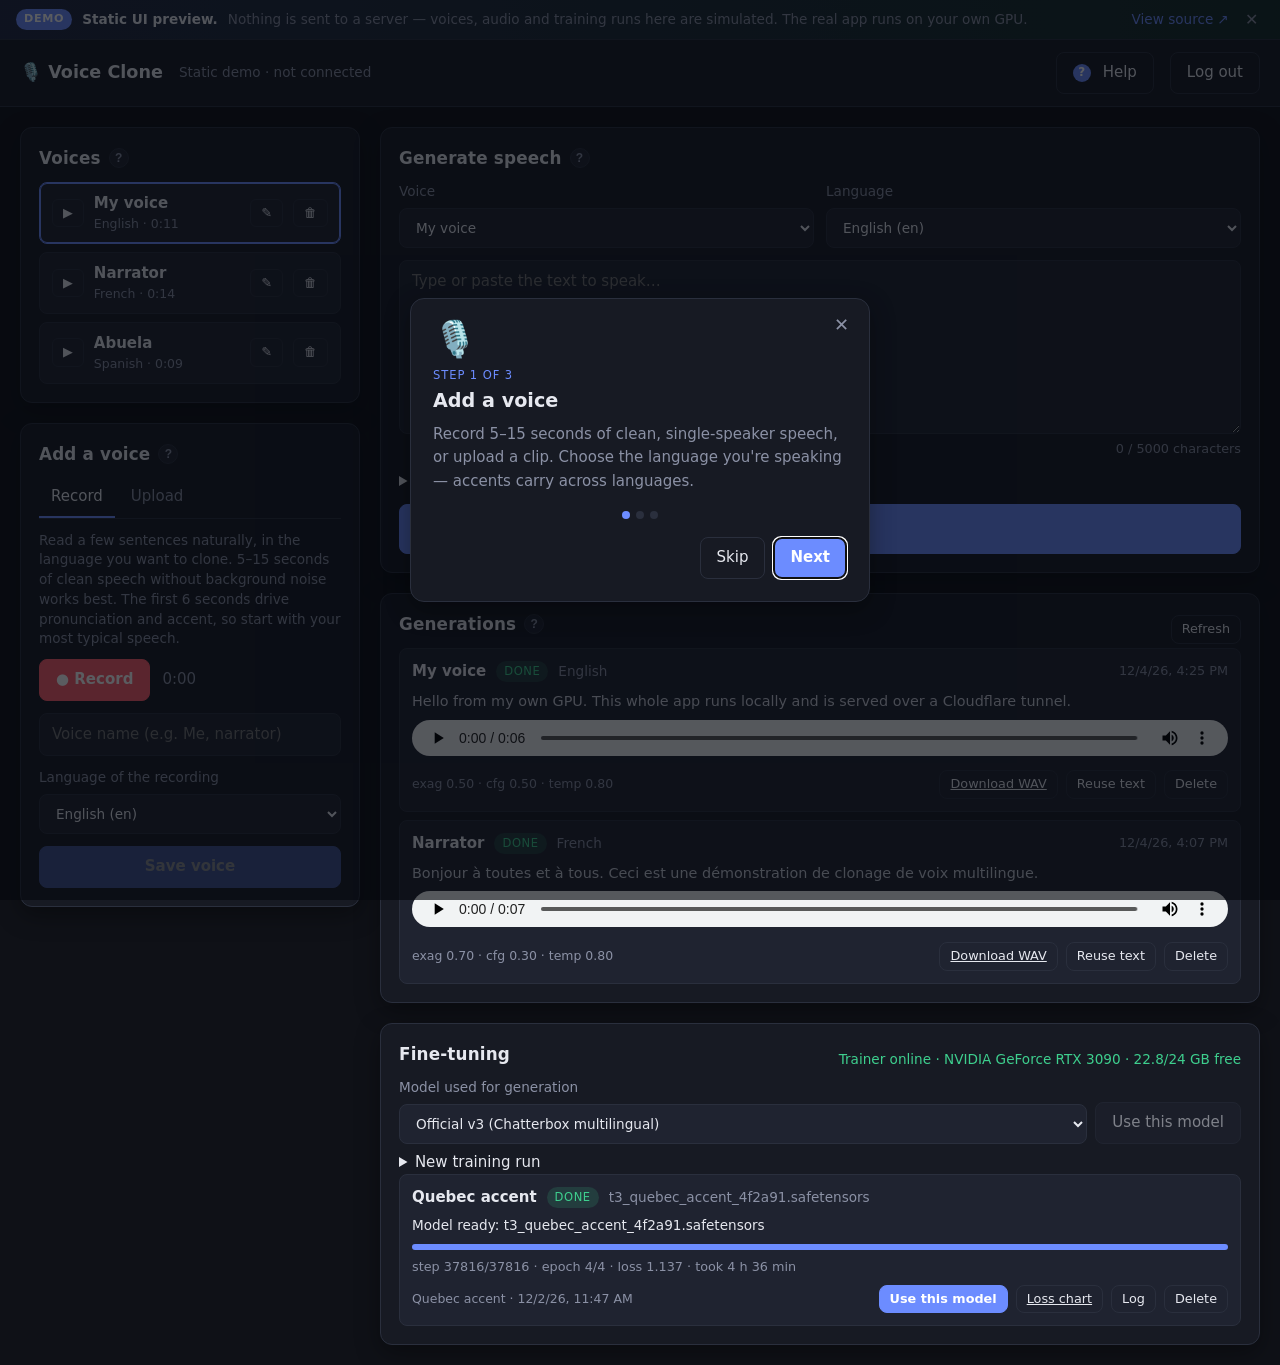
<file: docs/index.html>
<!doctype html>
<html lang="en">
<head>
  <meta charset="utf-8">
  <meta name="viewport" content="width=device-width, initial-scale=1">
  <title>Voice Clone — Demo</title>
  <meta name="description" content="Static UI preview of the self-hosted Voice Clone app (Chatterbox, MIT). Not connected to a backend.">
  <link rel="icon" href="data:image/svg+xml,%3Csvg xmlns='http://www.w3.org/2000/svg' viewBox='0 0 100 100'%3E%3Ctext y='.9em' font-size='90'%3E%F0%9F%8E%99%EF%B8%8F%3C/text%3E%3C/svg%3E">
  <link rel="stylesheet" href="style.css">
  <link rel="stylesheet" href="onboarding.css">
</head>
<body>
  <div class="demo-banner" id="demo-banner">
    <span class="tag">Demo</span>
    <strong>Static UI preview.</strong>
    <span class="muted">Nothing is sent to a server — voices, audio and training runs here are simulated. The real app runs on your own GPU.</span>
    <span class="spacer"></span>
    <a href="https://github.com/remtav/voice-clone-app" target="_blank" rel="noopener">View source ↗</a>
    <button class="close" id="demo-banner-close" type="button" title="Dismiss">✕</button>
  </div>

  <header class="topbar">
    <div class="brand">🎙️ <span>Voice Clone</span></div>
    <div class="status" id="status-bar" title="Engine status">Static demo · not connected</div>
    <button id="logout-btn" class="btn btn-ghost" type="button">Log out</button>
  </header>

  <section id="login-view" class="view hidden">
    <form id="login-form" class="card login-card">
      <h2>Sign in</h2>
      <p class="muted">Enter the app password to continue. <em>(Demo: any value works.)</em></p>
      <input type="password" id="login-password" placeholder="Password" autocomplete="current-password">
      <button class="btn btn-primary" type="submit">Sign in</button>
      <p class="error hidden" id="login-error"></p>
    </form>
  </section>

  <main id="app-view" class="view hidden">
    <div class="layout">
      <aside class="column">
        <section class="card">
          <h2>Voices</h2>
          <ul id="voice-list" class="voice-list"></ul>
          <p id="voice-empty" class="muted hidden">No voices yet. Record or upload one below.</p>
        </section>

        <section class="card">
          <h2>Add a voice</h2>
          <div class="tabs" role="tablist">
            <button class="tab active" type="button" data-tab="record">Record</button>
            <button class="tab" type="button" data-tab="upload">Upload</button>
          </div>

          <div id="tab-record" class="tab-panel">
            <p class="muted small">Read a few sentences naturally, in the language you want to clone.
              5–15 seconds of clean speech without background noise works best. The first 6 seconds
              drive pronunciation and accent, so start with your most typical speech.</p>
            <div class="record-controls">
              <button id="record-btn" class="btn btn-danger" type="button">● Record</button>
              <span id="record-timer" class="timer">0:00</span>
            </div>
            <audio id="record-preview" controls class="hidden"></audio>
          </div>

          <div id="tab-upload" class="tab-panel hidden">
            <p class="muted small">WAV, MP3, M4A, OGG, FLAC or WebM. Only the first
              <span id="max-ref-seconds">60</span> seconds are kept: a longer
              clip is cut automatically, then transcribed.</p>
            <input type="file" id="voice-file" accept="audio/*,video/*,.wav,.mp3,.m4a,.aac,.ogg,.opus,.flac,.webm,.mp4">
          </div>

          <form id="voice-form" class="stack">
            <input type="text" id="voice-name" placeholder="Voice name (e.g. Me, narrator)" maxlength="120">
            <label class="field">Language of the recording
              <select id="voice-language"></select>
            </label>
            <button class="btn btn-primary" id="voice-save" type="submit" disabled>Save voice</button>
          </form>
        </section>
      </aside>

      <section class="column main-column">
        <section class="card">
          <h2>Generate speech</h2>
          <form id="generate-form" class="stack">
            <div class="row">
              <label class="field">Voice
                <select id="gen-voice" required></select>
              </label>
              <label class="field">Language
                <select id="gen-language"></select>
              </label>
            </div>
            <textarea id="gen-text" rows="7" placeholder="Type or paste the text to speak…" required></textarea>
            <div class="char-count"><span id="char-count">0</span> / <span id="char-max">5000</span> characters</div>

            <details class="advanced">
              <summary>Advanced settings</summary>
              <div class="presets" role="group" aria-label="Presets">
                <button class="btn small preset" type="button" data-preset="neutral" data-exag="0.5" data-cfg="0.5" data-temp="0.8"
                        title="Chatterbox defaults">Neutral</button>
                <button class="btn small preset" type="button" data-preset="faithful" data-exag="0.4" data-cfg="0.8" data-temp="0.6"
                        title="Follow the reference closely: keeps a regional accent">Faithful accent</button>
                <button class="btn small preset" type="button" data-preset="expressive" data-exag="0.7" data-cfg="0.3" data-temp="0.8"
                        title="More emotion, slower pace">Expressive</button>
              </div>
              <div class="sliders">
                <label class="field">Exaggeration <output id="exaggeration-val">0.50</output>
                  <input type="range" id="exaggeration" min="0" max="1.5" step="0.05" value="0.5">
                </label>
                <label class="field">CFG weight / pace <output id="cfg-val">0.50</output>
                  <input type="range" id="cfg" min="0" max="1" step="0.05" value="0.5">
                </label>
                <label class="field">Temperature <output id="temp-val">0.80</output>
                  <input type="range" id="temp" min="0.1" max="1.5" step="0.05" value="0.8">
                </label>
                <label class="field">Seed (optional)
                  <input type="number" id="seed" min="0" step="1" placeholder="random">
                </label>
              </div>
              <p class="muted small">
                Defaults (0.5 / 0.5) suit most voices. For more expressive speech try exaggeration ≈ 0.7 with
                CFG ≈ 0.3. If the speaker is fast, lower CFG to ≈ 0.3. To keep a regional accent (e.g. Quebec
                French), use <em>Faithful accent</em>: a higher CFG follows the reference more closely. French
                voices start on it until you change a setting. A fixed seed makes results reproducible.
              </p>
            </details>

            <button class="btn btn-primary btn-lg" id="gen-btn" type="submit">Generate</button>
            <p id="gen-training-note" class="gen-note hidden" role="status"></p>
          </form>
        </section>

        <section class="card">
          <div class="card-head">
            <h2>Generations</h2>
            <button id="refresh-jobs" class="btn btn-ghost small" type="button">Refresh</button>
          </div>
          <ul id="job-list" class="job-list"></ul>
          <p id="job-empty" class="muted hidden">Nothing generated yet.</p>
        </section>

        <section class="card" id="training-card">
          <div class="card-head">
            <h2>Fine-tuning</h2>
            <span id="trainer-status" class="trainer-status small">Checking the trainer…</span>
          </div>

          <div class="model-row">
            <label class="field">Model used for generation
              <select id="model-select"></select>
            </label>
            <button id="model-apply" class="btn" type="button" disabled>Use this model</button>
            <button id="model-delete" class="btn btn-ghost small hidden" type="button">Delete</button>
          </div>
          <p id="model-error" class="job-error hidden"></p>

          <details id="training-new" class="advanced">
            <summary>New training run</summary>
            <form id="training-form" class="stack">
              <div class="row">
                <label class="field">Recipe
                  <select id="tr-recipe">
                    <option value="fr_ca">Quebec accent (public corpus, from v3)</option>
                    <option value="personal">My voice (my recordings, from a Quebec model)</option>
                  </select>
                </label>
                <label class="field">Name
                  <input type="text" id="tr-name" maxlength="60" placeholder="Quebec accent">
                </label>
              </div>
              <label class="field personal-only hidden">Start from
                <select id="tr-base"></select>
              </label>
              <div class="row">
                <label class="field">Epochs <input type="number" id="tr-epochs" min="1" max="20" step="1"></label>
                <label class="field">LoRA rank
                  <select id="tr-rank"><option value="">default</option><option>8</option><option>16</option>
                    <option>32</option><option>64</option></select>
                </label>
              </div>
              <label class="field">Learning rate <input type="number" id="tr-lr" min="0.000001" max="0.001" step="any"></label>
              <p id="tr-hint" class="muted small"></p>
              <button id="tr-start" class="btn btn-primary" type="submit">Start training</button>
              <p class="muted small">Training takes the GPU: generation pauses until the run ends (3–6 h on a
                24 GB card for the Quebec recipe). The result appears in the model list once validated.</p>
            </form>
          </details>

          <ul id="run-list" class="job-list"></ul>
          <p id="run-empty" class="muted">No training run yet.</p>
        </section>
      </section>
    </div>
  </main>

  <div id="toast" class="toast hidden" role="status"></div>
  <script src="demo.js"></script>
  <script src="training-mock.js"></script>
  <script src="training.js"></script>
  <script src="onboarding.js"></script>
</body>
</html>
</file>
<file: docs/style.css>
:root {
  --bg: #0f1117;
  --panel: #171a23;
  --panel-2: #1f2330;
  --border: #2a2f3d;
  --text: #e6e8ef;
  --muted: #8b91a5;
  --accent: #6c8cff;
  --accent-2: #5271f0;
  --danger: #ff5d6c;
  --ok: #3ecf8e;
  --warn: #f5b84c;
  --radius: 12px;
  --shadow: 0 8px 24px rgba(0, 0, 0, 0.35);
  font-family: system-ui, -apple-system, "Segoe UI", Roboto, sans-serif;
}

* { box-sizing: border-box; }
html, body { margin: 0; background: var(--bg); color: var(--text); }
body { min-height: 100vh; font-size: 15px; line-height: 1.45; }
h2 { margin: 0 0 12px; font-size: 1.05rem; font-weight: 600; letter-spacing: 0.01em; }
p { margin: 0 0 10px; }
.hidden { display: none !important; }
.muted { color: var(--muted); }
.small { font-size: 0.85rem; }
.error { color: var(--danger); }

.topbar {
  display: flex; align-items: center; gap: 16px;
  padding: 12px 20px; border-bottom: 1px solid var(--border);
  background: var(--panel); position: sticky; top: 0; z-index: 5;
}
.brand { font-weight: 700; font-size: 1.1rem; white-space: nowrap; }
.status { flex: 1; color: var(--muted); font-size: 0.85rem; overflow: hidden; text-overflow: ellipsis; white-space: nowrap; }
.status .dot { display: inline-block; width: 8px; height: 8px; border-radius: 50%; margin-right: 6px; background: var(--muted); }
.status.ok .dot { background: var(--ok); }
.status.busy .dot { background: var(--warn); animation: pulse 1.2s infinite; }
.status.err .dot { background: var(--danger); }
@keyframes pulse { 0%, 100% { opacity: 1; } 50% { opacity: 0.3; } }

.view { padding: 20px; }
.layout { display: grid; grid-template-columns: 340px 1fr; gap: 20px; max-width: 1280px; margin: 0 auto; }
@media (max-width: 900px) { .layout { grid-template-columns: 1fr; } }
.column { display: flex; flex-direction: column; gap: 20px; min-width: 0; }

.card {
  background: var(--panel); border: 1px solid var(--border); border-radius: var(--radius);
  padding: 18px; box-shadow: var(--shadow);
}
.card-head { display: flex; align-items: center; justify-content: space-between; }
.login-card { max-width: 380px; margin: 60px auto; display: flex; flex-direction: column; gap: 12px; }

.stack { display: flex; flex-direction: column; gap: 12px; }
.row { display: grid; grid-template-columns: 1fr 1fr; gap: 12px; }
@media (max-width: 600px) { .row { grid-template-columns: 1fr; } }
.field { display: flex; flex-direction: column; gap: 6px; font-size: 0.85rem; color: var(--muted); }
.field output { float: right; color: var(--text); font-variant-numeric: tabular-nums; }

input[type="text"], input[type="password"], input[type="number"], select, textarea {
  width: 100%; padding: 10px 12px; border-radius: 8px; border: 1px solid var(--border);
  background: var(--panel-2); color: var(--text); font: inherit;
}
textarea { resize: vertical; min-height: 120px; }
input:focus, select:focus, textarea:focus { outline: 2px solid var(--accent); outline-offset: 0; border-color: transparent; }
input[type="file"] { color: var(--muted); }
input[type="range"] { width: 100%; accent-color: var(--accent); }
.char-count { text-align: right; font-size: 0.8rem; color: var(--muted); margin-top: -6px; }
.char-count.over { color: var(--danger); }

.btn {
  display: inline-flex; align-items: center; justify-content: center; gap: 6px;
  padding: 9px 16px; border-radius: 8px; border: 1px solid var(--border);
  background: var(--panel-2); color: var(--text); font: inherit; cursor: pointer;
  transition: background 0.15s, transform 0.05s;
}
.btn:hover:not(:disabled) { background: #272c3b; }
.btn:active:not(:disabled) { transform: translateY(1px); }
.btn:disabled { opacity: 0.5; cursor: not-allowed; }
.btn-primary { background: var(--accent); border-color: var(--accent); color: #fff; font-weight: 600; }
.btn-primary:hover:not(:disabled) { background: var(--accent-2); }
.btn-danger { background: var(--danger); border-color: var(--danger); color: #fff; font-weight: 600; }
.btn-danger:hover:not(:disabled) { background: #e5475a; }
.btn-ghost { background: transparent; }
.btn-lg { padding: 12px 20px; font-size: 1rem; }
.btn.small, .icon-btn { padding: 4px 10px; font-size: 0.8rem; }

.presets { display: flex; flex-wrap: wrap; gap: 8px; margin: 12px 0 4px; }
.preset.active { border-color: var(--accent); color: var(--accent); }
.icon-btn { border-radius: 6px; }

.tabs { display: flex; gap: 4px; margin-bottom: 12px; border-bottom: 1px solid var(--border); }
.tab { background: none; border: none; color: var(--muted); padding: 8px 12px; cursor: pointer; font: inherit; border-bottom: 2px solid transparent; }
.tab.active { color: var(--text); border-bottom-color: var(--accent); }
.tab-panel { margin-bottom: 12px; }
.record-controls { display: flex; align-items: center; gap: 12px; margin-bottom: 10px; }
.record-btn.recording { animation: pulse 1s infinite; }
.timer { font-variant-numeric: tabular-nums; color: var(--muted); }
audio { width: 100%; height: 36px; }

.voice-list, .job-list { list-style: none; margin: 0; padding: 0; display: flex; flex-direction: column; gap: 8px; }
.voice-item {
  display: flex; align-items: center; gap: 10px; padding: 10px 12px;
  border: 1px solid var(--border); border-radius: 8px; background: var(--panel-2); cursor: pointer;
}
.voice-item.selected { border-color: var(--accent); box-shadow: inset 0 0 0 1px var(--accent); }
.voice-item .info { flex: 1; min-width: 0; }
.voice-item .name { font-weight: 600; overflow: hidden; text-overflow: ellipsis; white-space: nowrap; }
.voice-item .meta { font-size: 0.78rem; color: var(--muted); }

.job-item { border: 1px solid var(--border); border-radius: 8px; background: var(--panel-2); padding: 12px; display: flex; flex-direction: column; gap: 8px; }
.job-head { display: flex; align-items: center; gap: 10px; flex-wrap: wrap; }
.job-head .voice { font-weight: 600; }
.job-head .when { color: var(--muted); font-size: 0.8rem; margin-left: auto; }
.job-text { font-size: 0.9rem; color: #c9cdd8; white-space: pre-wrap; max-height: 4.5em; overflow: hidden; position: relative; }
.job-text.expanded { max-height: none; }
.job-text-toggle { background: none; border: none; color: var(--accent); cursor: pointer; padding: 0; font-size: 0.8rem; align-self: flex-start; }
.job-actions { display: flex; align-items: center; gap: 8px; flex-wrap: wrap; }
.job-actions .spacer { flex: 1; }
.job-error { color: var(--danger); font-size: 0.85rem; }
.job-params { color: var(--muted); font-size: 0.78rem; }

.badge { font-size: 0.72rem; text-transform: uppercase; letter-spacing: 0.05em; padding: 2px 8px; border-radius: 999px; background: #2b3040; color: var(--muted); }
.badge.queued { background: #2b3040; }
.badge.running, .badge.cancelling { background: rgba(245, 184, 76, 0.15); color: var(--warn); }
.badge.done { background: rgba(62, 207, 142, 0.15); color: var(--ok); }
.badge.failed { background: rgba(255, 93, 108, 0.15); color: var(--danger); }
.badge.cancelled { background: #2b3040; }
.badge.waiting_gpu { background: rgba(245, 184, 76, 0.15); color: var(--warn); }

.progress { height: 6px; background: #2b3040; border-radius: 999px; overflow: hidden; }
.progress > div { height: 100%; background: var(--accent); width: 0; transition: width 0.4s; }
.progress.indeterminate > div { width: 30%; animation: slide 1.2s infinite linear; }
@keyframes slide { from { transform: translateX(-100%); } to { transform: translateX(400%); } }

.toast {
  position: fixed; left: 50%; bottom: 24px; transform: translateX(-50%);
  background: #2b3040; border: 1px solid var(--border); color: var(--text);
  padding: 10px 16px; border-radius: 8px; box-shadow: var(--shadow); max-width: 90vw; z-index: 10;
}
.toast.error { border-color: var(--danger); }
.toast.ok { border-color: var(--ok); }

/* ---- Static demo banner (GitHub Pages maquette only) ---- */
.demo-banner {
  display: flex; align-items: center; gap: 10px; flex-wrap: wrap;
  padding: 8px 16px; font-size: 0.85rem;
  background: linear-gradient(90deg, rgba(108,140,255,0.18), rgba(62,207,142,0.14));
  border-bottom: 1px solid var(--border); color: var(--text);
}
.demo-banner strong { font-weight: 600; }
.demo-banner .tag {
  font-size: 0.7rem; text-transform: uppercase; letter-spacing: 0.06em;
  padding: 2px 8px; border-radius: 999px; background: var(--accent); color: #fff; font-weight: 600;
}
.demo-banner a { color: var(--accent); text-decoration: none; }
.demo-banner a:hover { text-decoration: underline; }
.demo-banner .spacer { flex: 1; }
.demo-banner .close { background: none; border: none; color: var(--muted); cursor: pointer; font-size: 1rem; padding: 2px 6px; }

/* Fine-tuning ------------------------------------------------------------- */
.training-active #gen-btn { opacity: 0.5; pointer-events: none; }
.gen-note { margin: 0; font-size: 0.85rem; color: var(--warn); }
.trainer-status { color: var(--muted); }
.trainer-status.ok { color: var(--ok); }
.trainer-status.err { color: var(--danger); }
.model-row { display: flex; gap: 8px; align-items: flex-end; flex-wrap: wrap; margin-bottom: 8px; }
.model-row .field { flex: 1; min-width: 220px; }
.run-meta { color: var(--muted); font-size: 0.8rem; }
.run-stage { font-size: 0.85rem; }
.run-log { max-height: 260px; overflow: auto; margin: 0; padding: 8px; border: 1px solid var(--border); border-radius: 6px;
  background: #0f1117; color: #c9cdd8; font-size: 0.75rem; white-space: pre-wrap; word-break: break-word; }

/* Clip preparation steps ---------------------------------------------- */
.clip-steps { list-style: none; margin: 0; padding: 0; display: grid; gap: 2px; }
.clip-steps li { color: var(--muted); }
.clip-steps li::before { content: "○ "; }
.clip-steps li.active { color: var(--text, inherit); }
.clip-steps li.active::before { content: "◔ "; }
.clip-steps li.done::before { content: "✓ "; color: var(--accent); }
.clip-steps li.failed { color: #e5534b; }
.clip-steps li.failed::before { content: "✗ "; }
</file>
<file: docs/onboarding.css>
/* Onboarding: welcome modal, section "?" popovers, empty-state hints, Help button.
   Dependency-free; shared verbatim by the real app (app/static) and the demo (docs). */

/* Help button in the top bar */
#ob-help { white-space: nowrap; }
#ob-help::before { content: "?"; display: inline-grid; place-items: center; width: 18px; height: 18px; margin-right: 6px; border-radius: 50%; background: var(--accent); color: #fff; font-weight: 700; font-size: 0.75rem; }

/* Section header help trigger */
.ob-tip-btn {
  appearance: none; border: 1px solid var(--border); background: var(--panel-2); color: var(--muted);
  width: 20px; height: 20px; border-radius: 50%; font-size: 0.75rem; font-weight: 700; line-height: 1;
  margin-left: 8px; cursor: pointer; vertical-align: middle; padding: 0;
}
.ob-tip-btn:hover, .ob-tip-btn[aria-expanded="true"] { color: #fff; background: var(--accent); border-color: var(--accent); }
h2 .ob-tip-btn { transform: translateY(-1px); }

/* Popover */
.ob-popover {
  position: fixed; z-index: 40; max-width: 300px; padding: 12px 14px;
  background: var(--panel-2); border: 1px solid var(--border); border-radius: 10px;
  box-shadow: var(--shadow); color: var(--text); font-size: 0.85rem; line-height: 1.5;
}
.ob-popover h4 { margin: 0 0 4px; font-size: 0.85rem; }
.ob-popover p { margin: 0; color: var(--muted); }
.ob-popover::after {
  content: ""; position: absolute; top: -6px; left: var(--arrow-x, 20px);
  width: 10px; height: 10px; background: var(--panel-2);
  border-left: 1px solid var(--border); border-top: 1px solid var(--border); transform: rotate(45deg);
}

/* Welcome modal */
.ob-backdrop {
  position: fixed; inset: 0; z-index: 50; display: grid; place-items: center;
  background: rgba(6, 8, 14, 0.66); padding: 16px;
}
.ob-backdrop[hidden] { display: none; }
.ob-modal {
  width: min(460px, 100%); background: var(--panel); border: 1px solid var(--border);
  border-radius: 14px; box-shadow: var(--shadow); padding: 22px; position: relative;
}
.ob-modal .ob-close {
  position: absolute; top: 12px; right: 12px; background: none; border: none;
  color: var(--muted); font-size: 1.1rem; cursor: pointer; padding: 4px 8px;
}
.ob-modal .ob-close:hover { color: var(--text); }
.ob-slide-icon { font-size: 2.2rem; line-height: 1; }
.ob-step-label { font-size: 0.72rem; text-transform: uppercase; letter-spacing: 0.08em; color: var(--accent); margin: 10px 0 4px; }
.ob-slide h3 { margin: 0 0 8px; font-size: 1.2rem; }
.ob-slide p { margin: 0; color: var(--muted); line-height: 1.55; }
.ob-slide .kbd { font-family: ui-monospace, SFMono-Regular, Menlo, monospace; font-size: 0.85em; background: var(--panel-2); border: 1px solid var(--border); border-radius: 4px; padding: 1px 5px; }

.ob-dots { display: flex; gap: 6px; justify-content: center; margin: 18px 0; }
.ob-dots button { width: 8px; height: 8px; border-radius: 50%; border: none; background: var(--border); cursor: pointer; padding: 0; }
.ob-dots button.active { background: var(--accent); }

.ob-actions { display: flex; align-items: center; gap: 8px; }
.ob-actions .spacer { flex: 1; }

/* Empty-state hints */
.ob-empty {
  border: 1px dashed var(--border); border-radius: 10px; padding: 14px 16px;
  background: rgba(108, 140, 255, 0.06); color: var(--muted); font-size: 0.9rem;
}
.ob-empty strong { color: var(--text); }
.ob-empty ol { margin: 8px 0 0; padding-left: 18px; }
.ob-empty li { margin: 2px 0; }

@media (prefers-reduced-motion: no-preference) {
  .ob-modal { animation: ob-pop 0.18s ease-out; }
  @keyframes ob-pop { from { transform: translateY(8px) scale(0.98); opacity: 0; } to { transform: none; opacity: 1; } }
}
</file>
